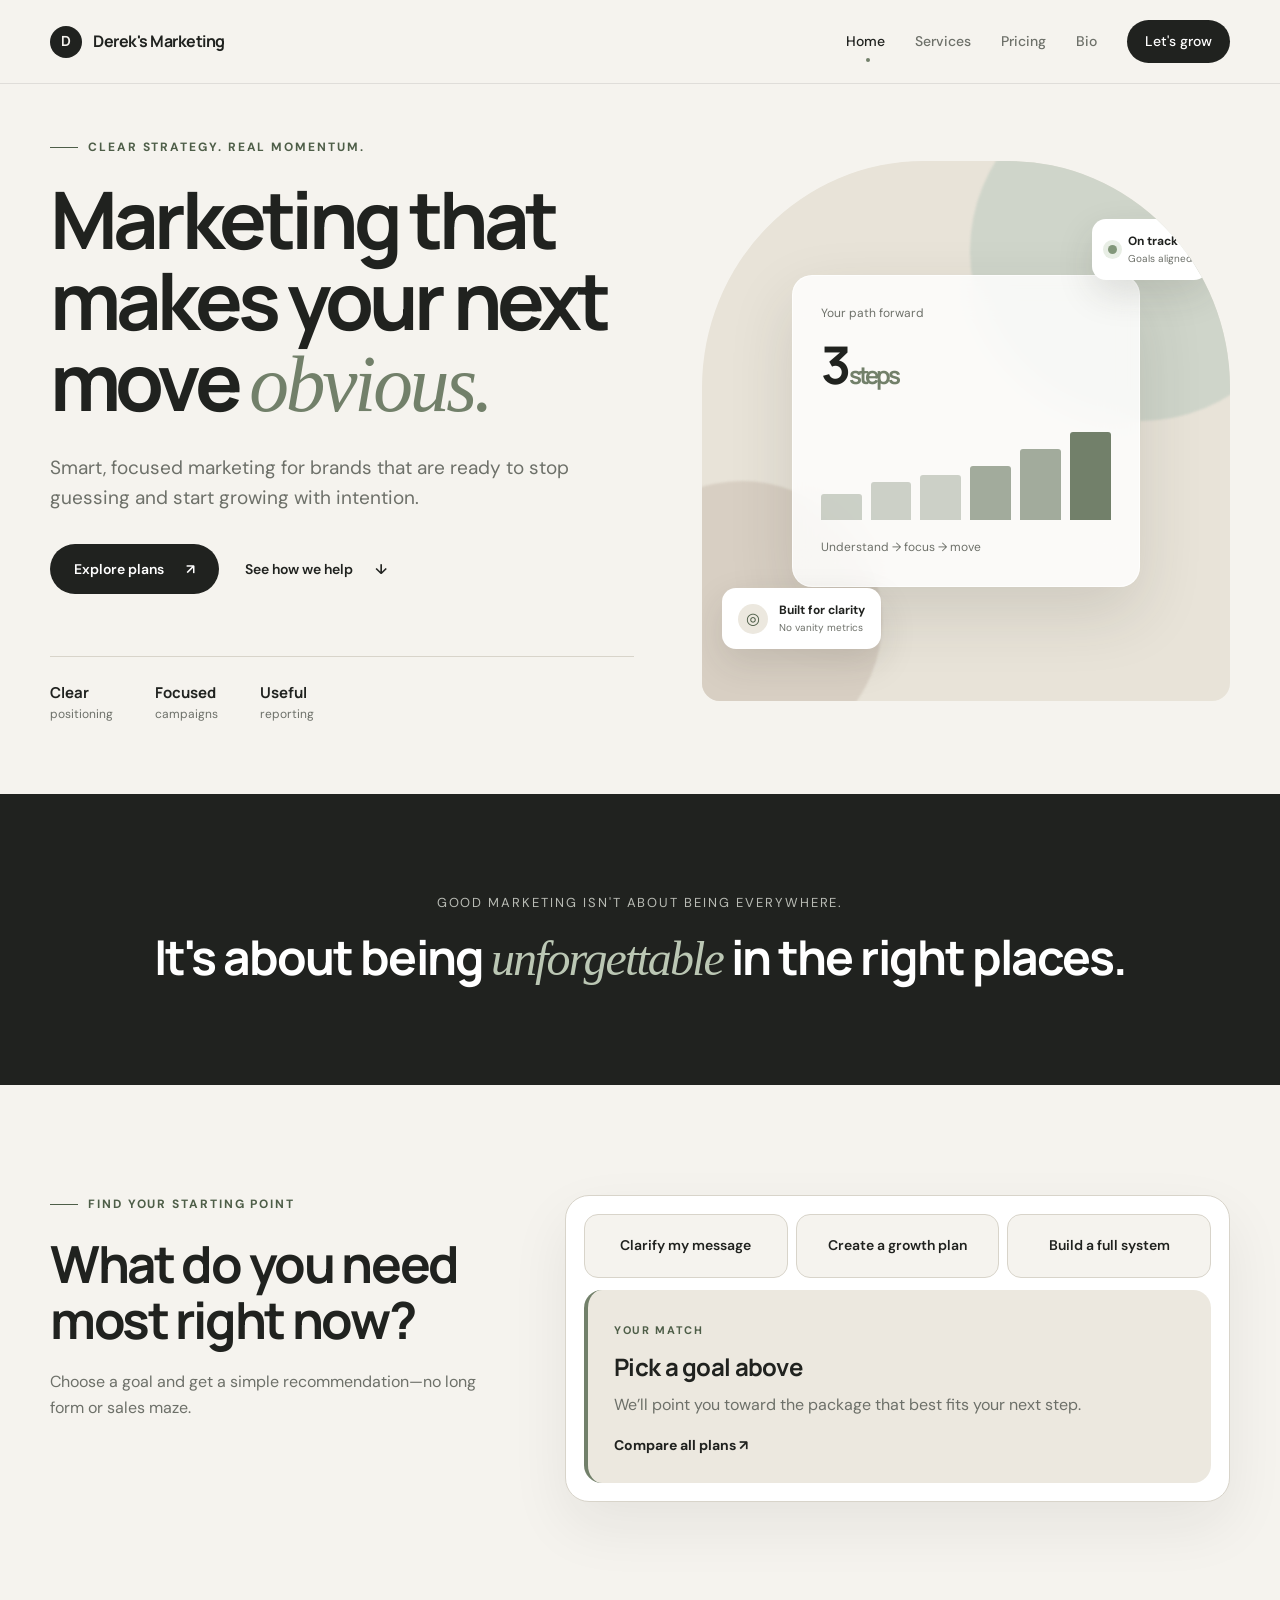
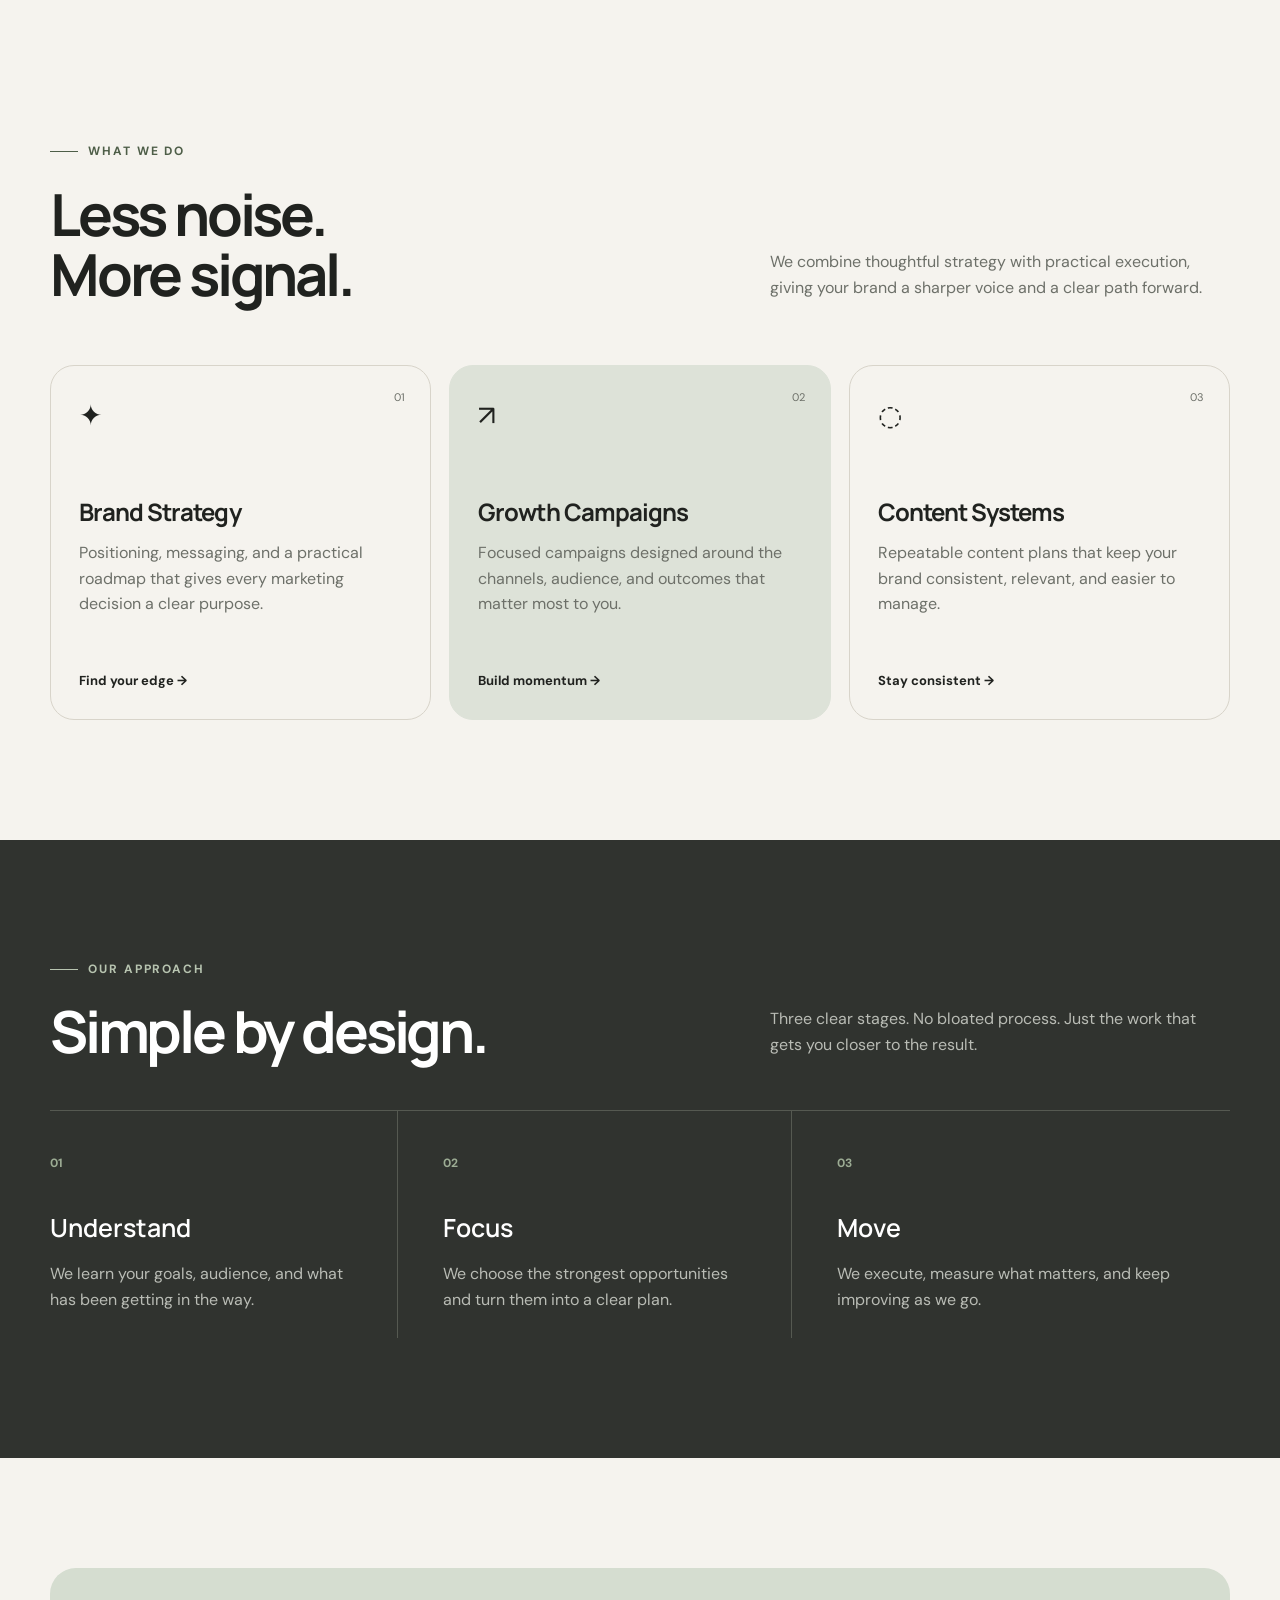
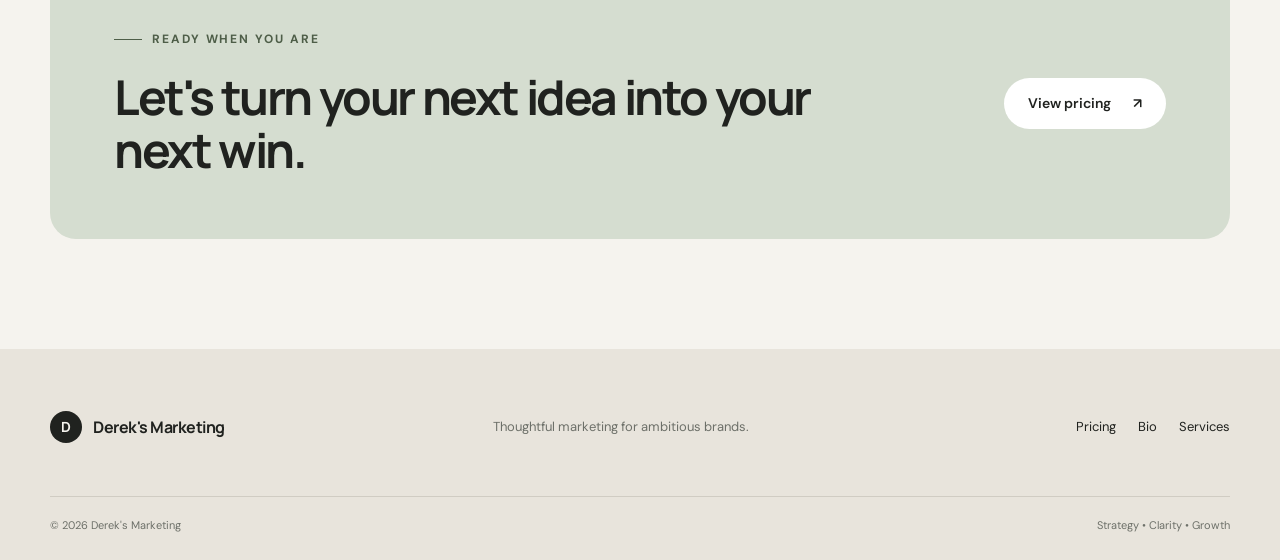
<file: index.html>
<!doctype html>
<html lang="en">
<head>
  <meta charset="UTF-8">
  <meta name="viewport" content="width=device-width, initial-scale=1.0">
  <meta name="description" content="Derek's Marketing helps growing brands turn clear strategy into measurable momentum.">
  <title>Derek's Marketing — Strategy that moves</title>
  <link rel="preconnect" href="https://fonts.googleapis.com">
  <link rel="preconnect" href="https://fonts.gstatic.com" crossorigin>
  <link href="https://fonts.googleapis.com/css2?family=DM+Sans:wght@400;500;600;700&family=Manrope:wght@500;600;700&display=swap" rel="stylesheet">
  <link rel="stylesheet" href="styles.css">
  <script src="script.js" defer></script>
</head>
<body>
  <header class="site-header">
    <a class="brand" href="index.html" aria-label="Derek's Marketing home"><span class="brand-mark">D</span><span>Derek's Marketing</span></a>
    <button class="menu-toggle" aria-expanded="false" aria-controls="site-nav" aria-label="Open navigation menu"><span></span><span></span></button>
    <nav id="site-nav" class="site-nav" aria-label="Main navigation">
      <a class="active" href="index.html">Home</a><a href="#services">Services</a><a href="pricing.html">Pricing</a><a href="bio.html">Bio</a>
      <a class="nav-cta" href="pricing.html">Let's grow</a>
    </nav>
  </header>

  <main>
    <section class="hero shell">
      <div class="hero-copy reveal">
        <p class="eyebrow"><span></span> Clear strategy. Real momentum.</p>
        <h1>Marketing that makes your next move <em>obvious.</em></h1>
        <p class="hero-lede">Smart, focused marketing for brands that are ready to stop guessing and start growing with intention.</p>
        <div class="button-row"><a class="button primary" href="pricing.html">Explore plans <span>↗</span></a><a class="button text" href="#services">See how we help <span>↓</span></a></div>
        <div class="proof-row" aria-label="Key benefits"><div><strong>Clear</strong><span>positioning</span></div><div><strong>Focused</strong><span>campaigns</span></div><div><strong>Useful</strong><span>reporting</span></div></div>
      </div>
      <div class="hero-visual reveal delay-1" aria-label="Marketing growth visualization">
        <div class="orb orb-one"></div><div class="orb orb-two"></div>
        <div class="metric-card main-metric"><p>Your path forward</p><div class="metric-value">3<span> steps</span></div><div class="chart" aria-hidden="true"><i style="height:26%"></i><i style="height:38%"></i><i style="height:45%"></i><i style="height:54%"></i><i style="height:71%"></i><i style="height:88%"></i></div><small>Understand → focus → move</small></div>
        <div class="float-card float-top"><span class="dot"></span><div><b>On track</b><small>Goals aligned</small></div></div>
        <div class="float-card float-bottom"><div class="mini-icon">◎</div><div><b>Built for clarity</b><small>No vanity metrics</small></div></div>
      </div>
    </section>

    <section class="statement"><div class="shell statement-inner reveal"><p>Good marketing isn't about being everywhere.</p><h2>It's about being <em>unforgettable</em> in the right places.</h2></div></section>

    <section class="fit-finder shell reveal" aria-labelledby="fit-title">
      <div class="fit-intro"><p class="eyebrow"><span></span> Find your starting point</p><h2 id="fit-title">What do you need most right now?</h2><p>Choose a goal and get a simple recommendation—no long form or sales maze.</p></div>
      <div class="fit-panel">
        <div class="goal-options" role="group" aria-label="Choose your marketing goal">
          <button class="goal-chip" type="button" data-plan="Essentials" data-copy="Start with a focused review and a practical priority list." aria-pressed="false">Clarify my message</button>
          <button class="goal-chip" type="button" data-plan="Momentum" data-copy="Build a custom roadmap and turn the strongest idea into a campaign." aria-pressed="false">Create a growth plan</button>
          <button class="goal-chip" type="button" data-plan="Accelerate" data-copy="Shape your messaging and content into a complete 30-day system." aria-pressed="false">Build a full system</button>
        </div>
        <div class="plan-result" aria-live="polite"><span>Your match</span><h3>Pick a goal above</h3><p>We’ll point you toward the package that best fits your next step.</p><a href="pricing.html">Compare all plans <b>↗</b></a></div>
      </div>
    </section>

    <section id="services" class="section shell">
      <div class="section-heading reveal"><div><p class="eyebrow"><span></span> What we do</p><h2>Less noise.<br>More signal.</h2></div><p>We combine thoughtful strategy with practical execution, giving your brand a sharper voice and a clear path forward.</p></div>
      <div class="service-grid">
        <article class="service-card reveal"><span class="service-no">01</span><div class="service-icon">✦</div><h3>Brand Strategy</h3><p>Positioning, messaging, and a practical roadmap that gives every marketing decision a clear purpose.</p><span class="service-link">Find your edge →</span></article>
        <article class="service-card feature reveal delay-1"><span class="service-no">02</span><div class="service-icon">↗</div><h3>Growth Campaigns</h3><p>Focused campaigns designed around the channels, audience, and outcomes that matter most to you.</p><span class="service-link">Build momentum →</span></article>
        <article class="service-card reveal delay-2"><span class="service-no">03</span><div class="service-icon">◌</div><h3>Content Systems</h3><p>Repeatable content plans that keep your brand consistent, relevant, and easier to manage.</p><span class="service-link">Stay consistent →</span></article>
      </div>
    </section>

    <section class="process-wrap"><div class="section shell">
      <div class="section-heading compact reveal"><div><p class="eyebrow light"><span></span> Our approach</p><h2>Simple by design.</h2></div><p>Three clear stages. No bloated process. Just the work that gets you closer to the result.</p></div>
      <div class="process-grid"><div class="process-step reveal"><b>01</b><h3>Understand</h3><p>We learn your goals, audience, and what has been getting in the way.</p></div><div class="process-step reveal delay-1"><b>02</b><h3>Focus</h3><p>We choose the strongest opportunities and turn them into a clear plan.</p></div><div class="process-step reveal delay-2"><b>03</b><h3>Move</h3><p>We execute, measure what matters, and keep improving as we go.</p></div></div>
    </div></section>

    <section class="cta-section shell reveal"><div><p class="eyebrow"><span></span> Ready when you are</p><h2>Let's turn your next idea into your next win.</h2></div><a class="button primary light-button" href="pricing.html">View pricing <span>↗</span></a></section>
  </main>

  <footer><div class="shell footer-inner"><a class="brand" href="index.html"><span class="brand-mark">D</span><span>Derek's Marketing</span></a><p>Thoughtful marketing for ambitious brands.</p><div class="footer-links"><a href="pricing.html">Pricing</a><a href="bio.html">Bio</a><a href="#services">Services</a></div></div><div class="shell footer-base"><span>© <span data-year></span> Derek's Marketing</span><span>Strategy • Clarity • Growth</span></div></footer>
</body>
</html>
</file>
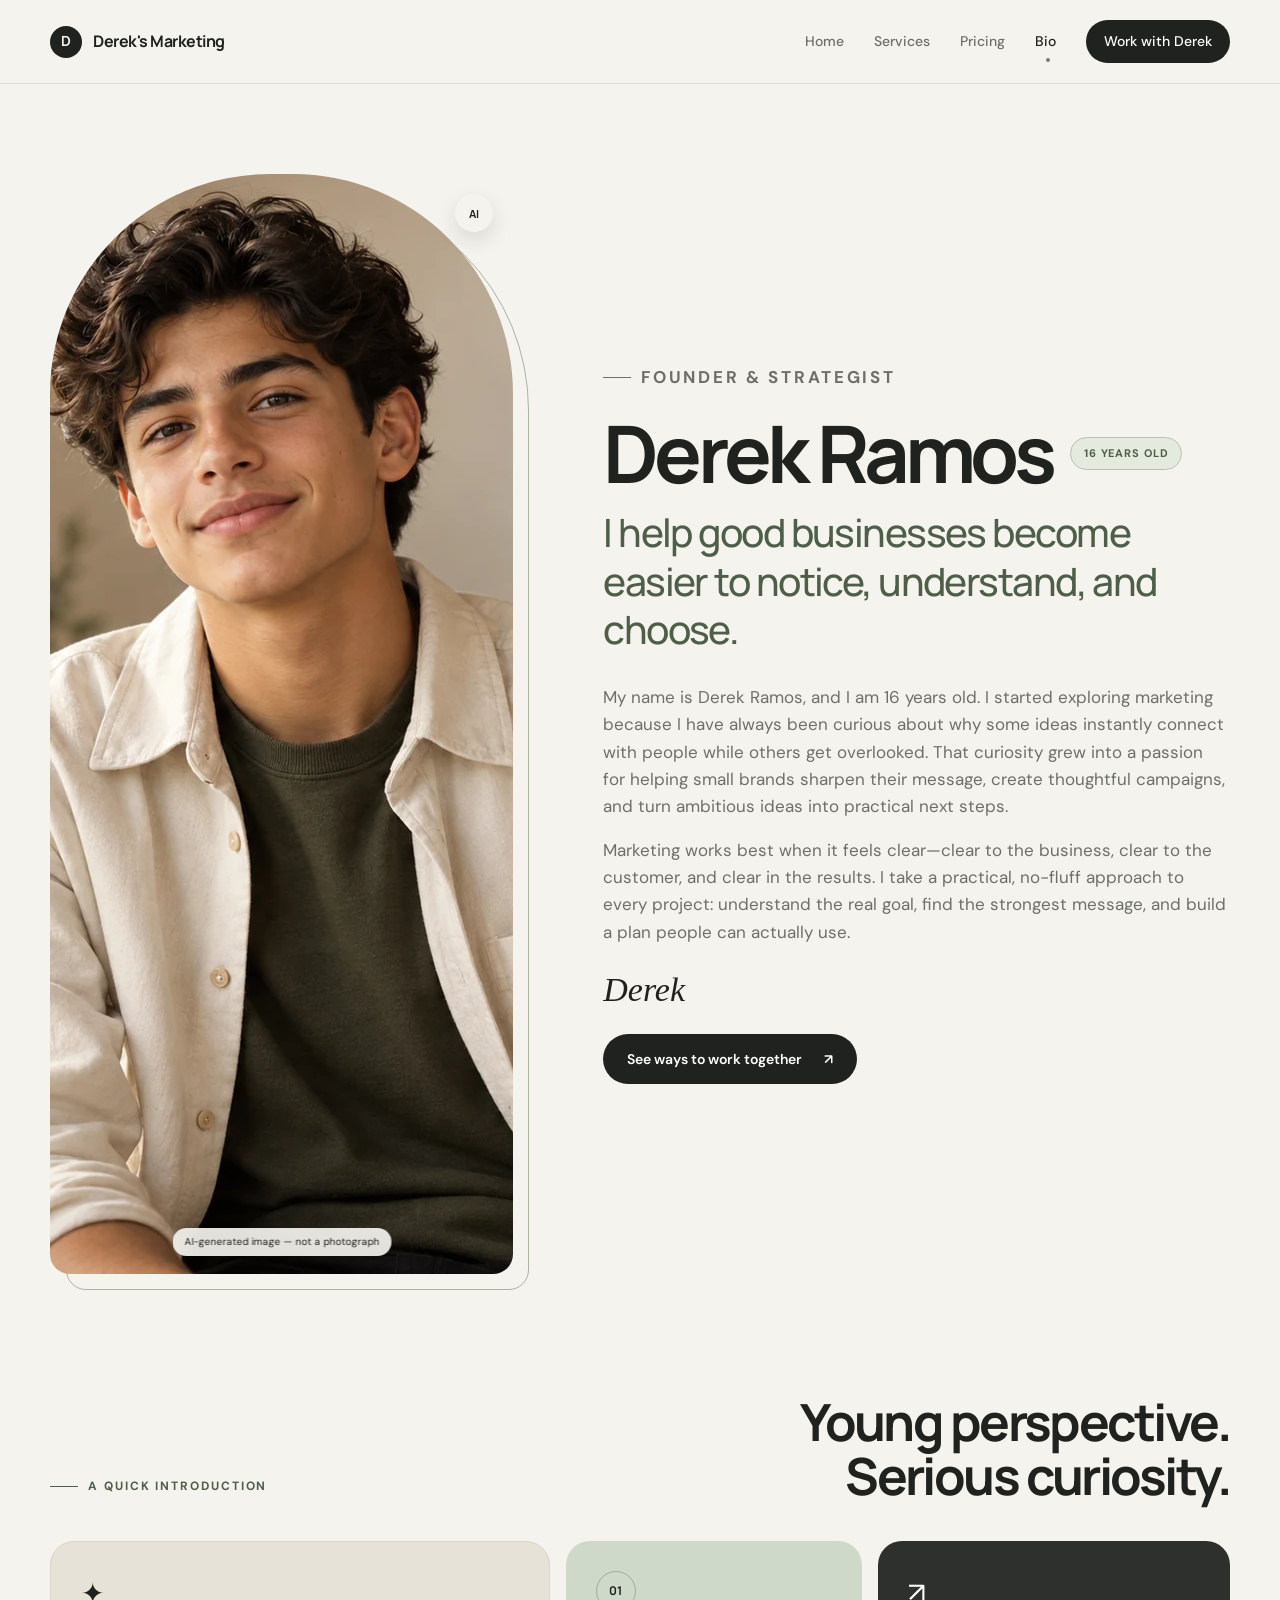
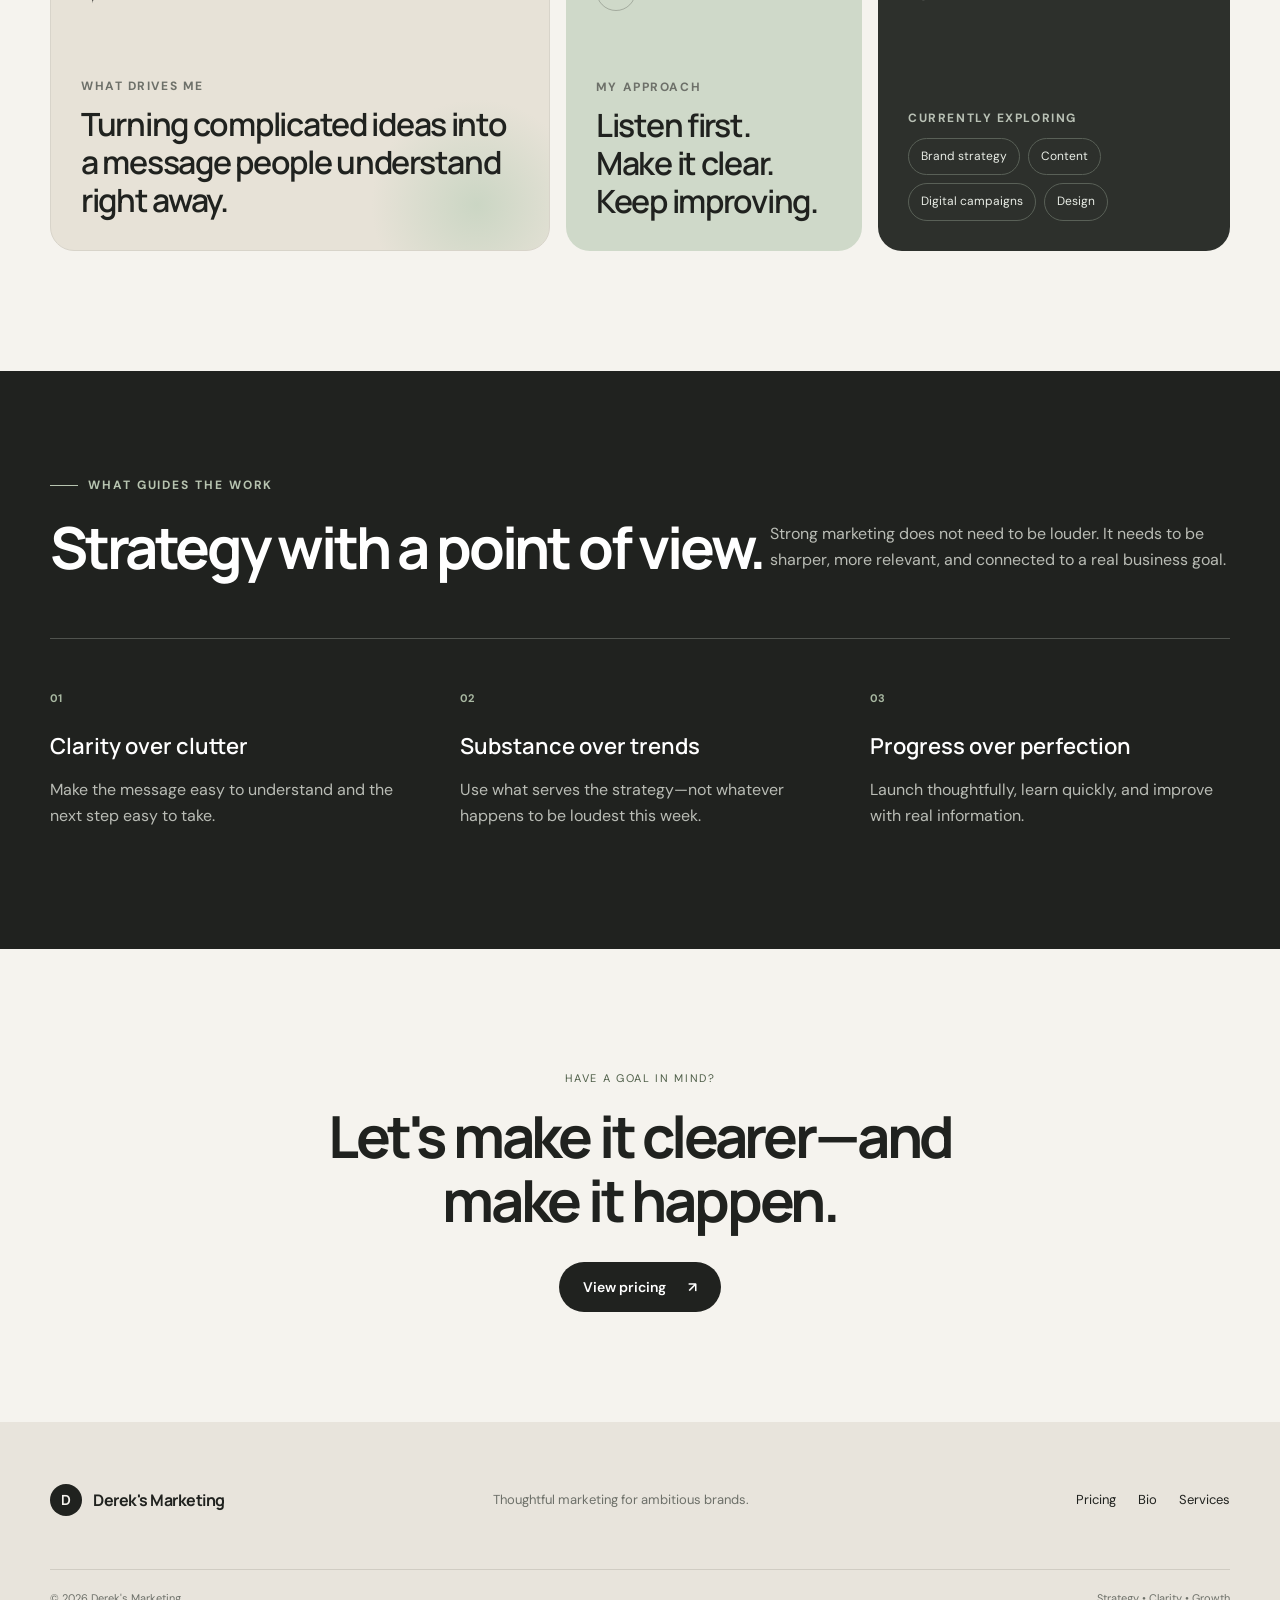
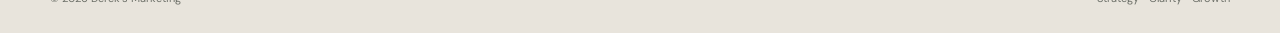
<file: bio.html>
<!doctype html>
<html lang="en"><head><meta charset="UTF-8"><meta name="viewport" content="width=device-width, initial-scale=1.0"><meta name="description" content="Meet Derek Ramos, founder of Derek's Marketing."><title>Bio — Derek's Marketing</title><link rel="preconnect" href="https://fonts.googleapis.com"><link rel="preconnect" href="https://fonts.gstatic.com" crossorigin><link href="https://fonts.googleapis.com/css2?family=DM+Sans:wght@400;500;600;700&family=Manrope:wght@500;600;700&display=swap" rel="stylesheet"><link rel="stylesheet" href="styles.css"><script src="script.js" defer></script></head>
<body>
<header class="site-header"><a class="brand" href="index.html"><span class="brand-mark">D</span><span>Derek's Marketing</span></a><button class="menu-toggle" aria-expanded="false" aria-controls="site-nav" aria-label="Open navigation menu"><span></span><span></span></button><nav id="site-nav" class="site-nav"><a href="index.html">Home</a><a href="index.html#services">Services</a><a href="pricing.html">Pricing</a><a class="active" href="bio.html">Bio</a><a class="nav-cta" href="pricing.html">Work with Derek</a></nav></header>
<main>
  <section class="bio-hero shell">
    <div class="portrait-wrap reveal"><div class="portrait-accent"></div><img src="assets/derek-ai-portrait.webp" alt="AI-generated representative portrait; not a photograph of Derek Ramos" width="900" height="1100" fetchpriority="high"><p class="photo-note">AI-generated image — not a photograph</p></div>
    <div class="bio-copy reveal delay-1"><p class="eyebrow"><span></span> Founder & strategist</p><div class="bio-title-row"><h1>Derek Ramos</h1><span class="age-badge">16 years old</span></div><h2>I help good businesses become easier to notice, understand, and choose.</h2><p>My name is Derek Ramos, and I am 16 years old. I started exploring marketing because I have always been curious about why some ideas instantly connect with people while others get overlooked. That curiosity grew into a passion for helping small brands sharpen their message, create thoughtful campaigns, and turn ambitious ideas into practical next steps.</p><p>Marketing works best when it feels clear—clear to the business, clear to the customer, and clear in the results. I take a practical, no-fluff approach to every project: understand the real goal, find the strongest message, and build a plan people can actually use.</p><div class="signature">Derek</div><a class="button primary" href="pricing.html">See ways to work together <span>↗</span></a></div>
  </section>
  <section class="profile-snapshot shell" aria-labelledby="snapshot-title">
    <div class="snapshot-heading reveal"><p class="eyebrow"><span></span> A quick introduction</p><h2 id="snapshot-title">Young perspective.<br>Serious curiosity.</h2></div>
    <div class="snapshot-grid">
      <article class="snapshot-card snapshot-card-wide reveal"><span class="snapshot-icon">✦</span><p>What drives me</p><h3>Turning complicated ideas into a message people understand right away.</h3></article>
      <article class="snapshot-card snapshot-card-sage reveal delay-1"><span class="snapshot-number">01</span><p>My approach</p><h3>Listen first.<br>Make it clear.<br>Keep improving.</h3></article>
      <article class="snapshot-card snapshot-card-dark reveal delay-2"><span class="snapshot-icon">↗</span><p>Currently exploring</p><div class="interest-tags"><span>Brand strategy</span><span>Content</span><span>Digital campaigns</span><span>Design</span></div></article>
    </div>
  </section>
  <section class="values-section"><div class="shell"><div class="section-heading reveal"><div><p class="eyebrow light"><span></span> What guides the work</p><h2>Strategy with a point of view.</h2></div><p>Strong marketing does not need to be louder. It needs to be sharper, more relevant, and connected to a real business goal.</p></div><div class="values-grid"><article class="reveal"><b>01</b><h3>Clarity over clutter</h3><p>Make the message easy to understand and the next step easy to take.</p></article><article class="reveal delay-1"><b>02</b><h3>Substance over trends</h3><p>Use what serves the strategy—not whatever happens to be loudest this week.</p></article><article class="reveal delay-2"><b>03</b><h3>Progress over perfection</h3><p>Launch thoughtfully, learn quickly, and improve with real information.</p></article></div></div></section>
  <section class="bio-cta shell reveal"><p>Have a goal in mind?</p><h2>Let's make it clearer—and make it happen.</h2><a class="button primary" href="pricing.html">View pricing <span>↗</span></a></section>
</main>
<footer><div class="shell footer-inner"><a class="brand" href="index.html"><span class="brand-mark">D</span><span>Derek's Marketing</span></a><p>Thoughtful marketing for ambitious brands.</p><div class="footer-links"><a href="pricing.html">Pricing</a><a href="bio.html">Bio</a><a href="index.html#services">Services</a></div></div><div class="shell footer-base"><span>© <span data-year></span> Derek's Marketing</span><span>Strategy • Clarity • Growth</span></div></footer>
</body></html>
</file>
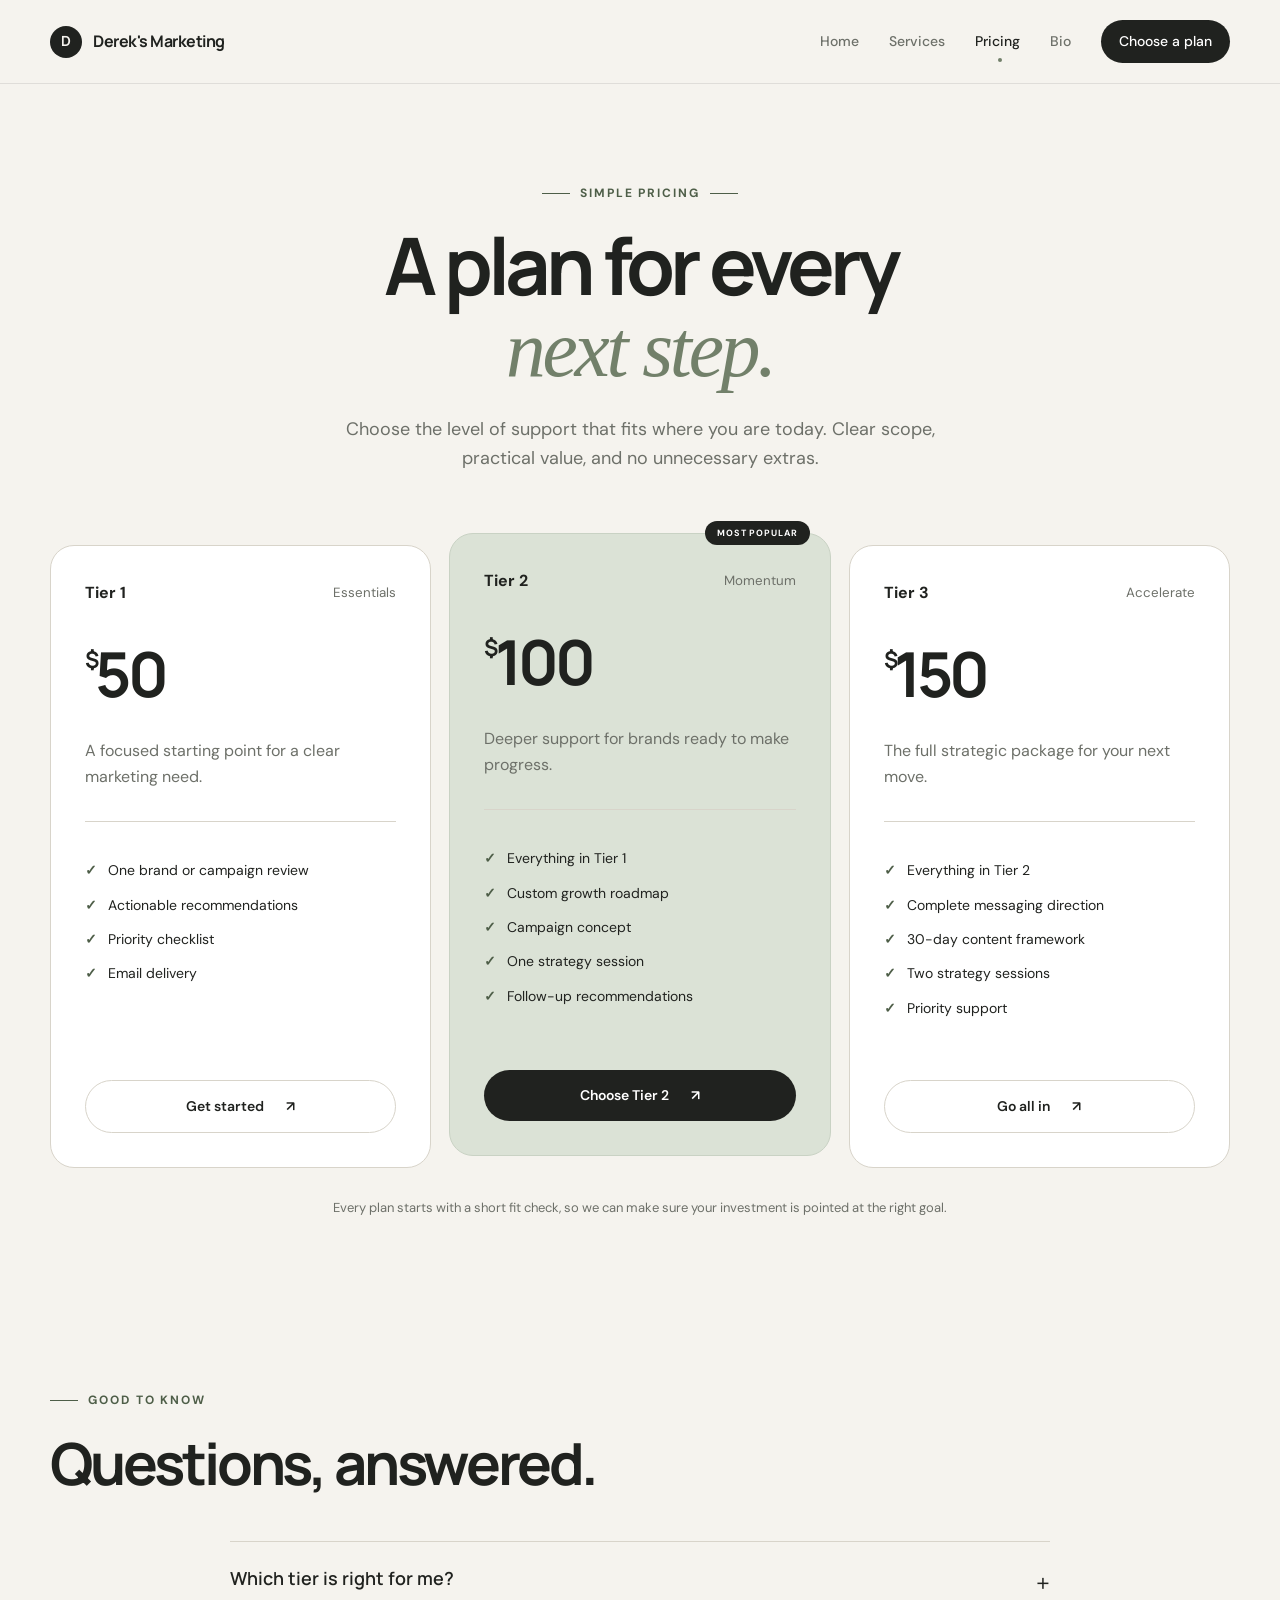
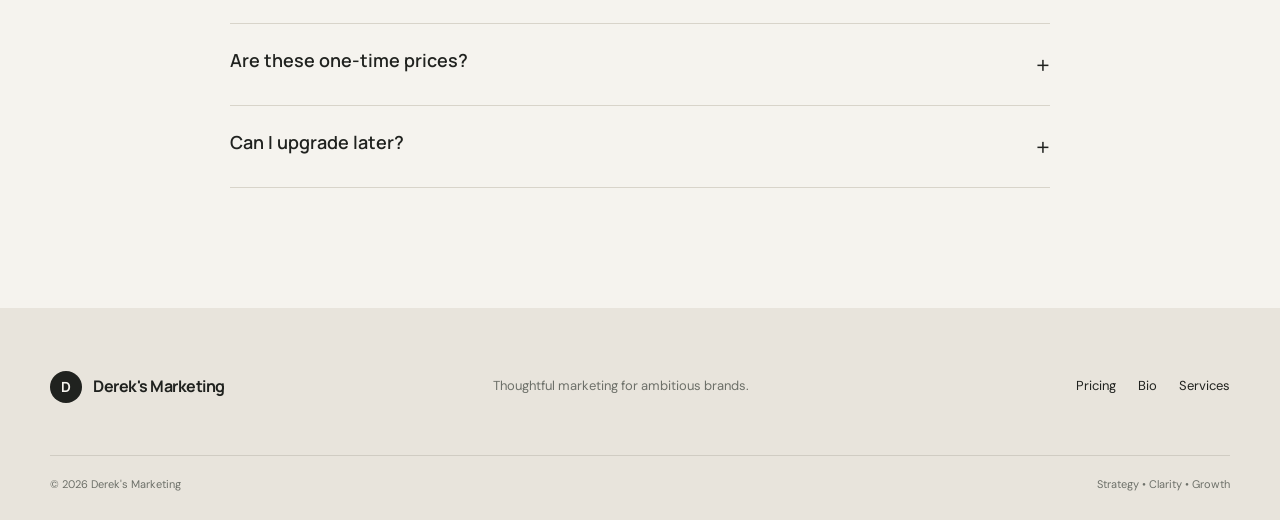
<file: pricing.html>
<!doctype html>
<html lang="en">
<head>
  <meta charset="UTF-8"><meta name="viewport" content="width=device-width, initial-scale=1.0">
  <meta name="description" content="Simple, transparent pricing from Derek's Marketing.">
  <title>Pricing — Derek's Marketing</title>
  <link rel="preconnect" href="https://fonts.googleapis.com"><link rel="preconnect" href="https://fonts.gstatic.com" crossorigin><link href="https://fonts.googleapis.com/css2?family=DM+Sans:wght@400;500;600;700&family=Manrope:wght@500;600;700&display=swap" rel="stylesheet">
  <link rel="stylesheet" href="styles.css"><script src="script.js" defer></script>
</head>
<body>
  <header class="site-header"><a class="brand" href="index.html"><span class="brand-mark">D</span><span>Derek's Marketing</span></a><button class="menu-toggle" aria-expanded="false" aria-controls="site-nav" aria-label="Open navigation menu"><span></span><span></span></button><nav id="site-nav" class="site-nav"><a href="index.html">Home</a><a href="index.html#services">Services</a><a class="active" href="pricing.html">Pricing</a><a href="bio.html">Bio</a><a class="nav-cta" href="#plans">Choose a plan</a></nav></header>
  <main>
    <section class="page-hero shell reveal"><p class="eyebrow center"><span></span> Simple pricing <span></span></p><h1>A plan for every<br><em>next step.</em></h1><p>Choose the level of support that fits where you are today. Clear scope, practical value, and no unnecessary extras.</p></section>
    <section id="plans" class="pricing-section shell">
      <div class="pricing-grid">
        <article class="price-card reveal"><div class="tier-line"><span>Tier 1</span><small>Essentials</small></div><h2><sup>$</sup>50</h2><p class="price-note">A focused starting point for a clear marketing need.</p><ul><li>One brand or campaign review</li><li>Actionable recommendations</li><li>Priority checklist</li><li>Email delivery</li></ul><a class="button outline full" href="bio.html">Get started <span>↗</span></a></article>
        <article class="price-card featured reveal delay-1"><div class="popular">Most popular</div><div class="tier-line"><span>Tier 2</span><small>Momentum</small></div><h2><sup>$</sup>100</h2><p class="price-note">Deeper support for brands ready to make progress.</p><ul><li>Everything in Tier 1</li><li>Custom growth roadmap</li><li>Campaign concept</li><li>One strategy session</li><li>Follow-up recommendations</li></ul><a class="button primary full" href="bio.html">Choose Tier 2 <span>↗</span></a></article>
        <article class="price-card reveal delay-2"><div class="tier-line"><span>Tier 3</span><small>Accelerate</small></div><h2><sup>$</sup>150</h2><p class="price-note">The full strategic package for your next move.</p><ul><li>Everything in Tier 2</li><li>Complete messaging direction</li><li>30-day content framework</li><li>Two strategy sessions</li><li>Priority support</li></ul><a class="button outline full" href="bio.html">Go all in <span>↗</span></a></article>
      </div>
      <p class="pricing-fineprint reveal">Every plan starts with a short fit check, so we can make sure your investment is pointed at the right goal.</p>
    </section>
    <section class="faq section shell"><div class="section-heading compact reveal"><div><p class="eyebrow"><span></span> Good to know</p><h2>Questions, answered.</h2></div></div><div class="faq-list"><details class="reveal"><summary>Which tier is right for me?<span>+</span></summary><p>Tier 1 is ideal for one focused question, Tier 2 adds a custom roadmap and live strategy, and Tier 3 is the best fit when you want a more complete marketing system.</p></details><details class="reveal"><summary>Are these one-time prices?<span>+</span></summary><p>Yes. Each tier is presented as a one-time package, with the exact scope confirmed before work begins.</p></details><details class="reveal"><summary>Can I upgrade later?<span>+</span></summary><p>Absolutely. Start with the support you need now and move up when your goals or scope grow.</p></details></div></section>
  </main>
  <footer><div class="shell footer-inner"><a class="brand" href="index.html"><span class="brand-mark">D</span><span>Derek's Marketing</span></a><p>Thoughtful marketing for ambitious brands.</p><div class="footer-links"><a href="pricing.html">Pricing</a><a href="bio.html">Bio</a><a href="index.html#services">Services</a></div></div><div class="shell footer-base"><span>© <span data-year></span> Derek's Marketing</span><span>Strategy • Clarity • Growth</span></div></footer>
</body></html>
</file>
<file: styles.css>
:root{--ink:#20221f;--muted:#6d7069;--paper:#f5f3ee;--cream:#ece8df;--white:#fff;--sage:#72806a;--sage-dark:#4e5e48;--line:#d8d4ca;--radius:24px;--display:'Manrope',sans-serif;--body:'DM Sans',sans-serif}*{box-sizing:border-box}html{scroll-behavior:smooth}body{margin:0;background:var(--paper);color:var(--ink);font-family:var(--body);font-size:16px;line-height:1.6}body.menu-open{overflow:hidden}a{color:inherit;text-decoration:none}img{max-width:100%;display:block}.shell{width:min(1180px,calc(100% - 48px));margin-inline:auto}.site-header{height:84px;padding:0 max(24px,calc((100vw - 1180px)/2));display:flex;align-items:center;justify-content:space-between;border-bottom:1px solid rgba(32,34,31,.1);position:relative;z-index:50}.brand{display:inline-flex;align-items:center;gap:11px;font-family:var(--display);font-weight:700;letter-spacing:-.03em}.brand-mark{display:grid;place-items:center;width:32px;height:32px;background:var(--ink);color:var(--paper);border-radius:50%;font-size:14px}.site-nav{display:flex;align-items:center;gap:30px;font-size:14px;font-weight:500}.site-nav>a:not(.nav-cta){color:var(--muted);transition:.2s}.site-nav>a:not(.nav-cta):hover,.site-nav>a.active{color:var(--ink)}.site-nav a.active{position:relative}.site-nav a.active:after{content:'';position:absolute;width:4px;height:4px;background:var(--sage);border-radius:50%;left:50%;bottom:-9px}.nav-cta{padding:10px 18px;background:var(--ink);color:#fff;border-radius:99px}.menu-toggle{display:none;background:none;border:0;width:42px;height:42px;padding:10px}.menu-toggle span{display:block;height:1.5px;background:var(--ink);margin:6px 0}.hero{min-height:710px;display:grid;grid-template-columns:1.05fr .95fr;align-items:center;gap:68px;padding-top:54px;padding-bottom:70px}.eyebrow{font-size:12px;letter-spacing:.16em;text-transform:uppercase;font-weight:700;color:var(--sage-dark);display:flex;align-items:center;gap:10px;margin:0 0 22px}.eyebrow>span{width:28px;height:1px;background:currentColor}.eyebrow.center{justify-content:center}.hero h1,.page-hero h1,.bio-copy h1{font-family:var(--display);font-size:clamp(54px,6.2vw,82px);line-height:1.02;letter-spacing:-.06em;margin:0;max-width:760px}.hero h1 em,.page-hero h1 em{font-family:Georgia,serif;font-weight:400;color:var(--sage);letter-spacing:-.04em}.hero-lede{font-size:19px;color:var(--muted);max-width:560px;margin:28px 0 30px}.button-row{display:flex;align-items:center;gap:26px}.button{display:inline-flex;align-items:center;justify-content:center;gap:22px;border-radius:99px;padding:14px 24px;font-weight:600;font-size:14px;transition:transform .2s,background .2s}.button:hover{transform:translateY(-2px)}.button.primary{background:var(--ink);color:#fff}.button.text{padding-inline:0}.button.outline{border:1px solid var(--line)}.button.full{width:100%}.proof-row{display:flex;gap:42px;margin-top:62px;padding-top:24px;border-top:1px solid var(--line)}.proof-row div{display:flex;flex-direction:column}.proof-row strong{font-family:var(--display);font-size:15px}.proof-row span{font-size:12px;color:var(--muted)}.hero-visual{height:540px;position:relative;display:grid;place-items:center;background:#e8e3d8;border-radius:42% 42% 18px 18px;overflow:hidden}.orb{position:absolute;border-radius:50%;filter:blur(1px)}.orb-one{width:340px;height:340px;background:#cfd5ca;right:-80px;top:-80px}.orb-two{width:280px;height:280px;background:#d8cfc3;left:-100px;bottom:-60px}.metric-card{position:relative;z-index:2;background:rgba(255,255,255,.82);backdrop-filter:blur(18px);box-shadow:0 26px 65px rgba(50,50,40,.14);border:1px solid rgba(255,255,255,.7)}.main-metric{width:66%;padding:28px;border-radius:20px}.main-metric p,.main-metric small{margin:0;color:var(--muted);font-size:12px}.metric-value{font-family:var(--display);font-size:52px;font-weight:700;letter-spacing:-.06em}.metric-value span{font-size:24px;color:var(--sage)}.chart{height:100px;display:flex;align-items:end;gap:9px;margin:13px 0}.chart i{display:block;flex:1;background:var(--sage);border-radius:3px 3px 0 0;opacity:.35}.chart i:nth-child(n+4){opacity:.65}.chart i:last-child{opacity:1}.float-card{position:absolute;z-index:3;background:#fff;border-radius:14px;padding:13px 16px;box-shadow:0 14px 36px rgba(50,50,40,.13);display:flex;gap:11px;align-items:center}.float-card b,.float-card small{display:block}.float-card b{font-size:12px}.float-card small{font-size:10px;color:var(--muted)}.float-top{right:22px;top:58px}.float-bottom{left:20px;bottom:52px}.dot{width:9px;height:9px;background:#82977a;border-radius:50%;box-shadow:0 0 0 5px #e8eee5}.mini-icon{width:30px;height:30px;border-radius:50%;display:grid;place-items:center;background:var(--cream);color:var(--sage-dark)}.statement{background:var(--ink);color:#fff;padding:86px 0}.statement-inner{text-align:center}.statement p{font-size:13px;text-transform:uppercase;letter-spacing:.15em;color:#b9bcb5}.statement h2{font-family:var(--display);font-size:clamp(28px,4vw,48px);line-height:1.25;letter-spacing:-.04em;margin:10px 0}.statement em{font-family:Georgia,serif;color:#bbc7b4;font-weight:400}.section{padding-top:120px;padding-bottom:120px}.section-heading{display:flex;justify-content:space-between;align-items:end;margin-bottom:60px}.section-heading h2{font:700 clamp(38px,5vw,58px)/1.05 var(--display);letter-spacing:-.055em;margin:0}.section-heading>p{color:var(--muted);max-width:460px;margin:0 0 5px}.section-heading.compact{margin-bottom:48px}.service-grid{display:grid;grid-template-columns:repeat(3,1fr);gap:18px}.service-card{min-height:355px;border:1px solid var(--line);border-radius:var(--radius);padding:28px;display:flex;flex-direction:column;position:relative;transition:.25s}.service-card:hover{transform:translateY(-5px);box-shadow:0 18px 45px rgba(50,50,40,.08)}.service-card.feature{background:#dde2d8;border-color:#dde2d8}.service-no{position:absolute;right:25px;top:23px;font-size:11px;color:var(--muted)}.service-icon{font-size:28px;margin-bottom:56px}.service-card h3{font:700 24px var(--display);letter-spacing:-.04em;margin:0 0 12px}.service-card p{color:var(--muted);margin:0}.service-link{margin-top:auto;font-size:13px;font-weight:700}.process-wrap{background:#30332f;color:#fff}.process-wrap .section-heading>p{color:#b9bcb5}.eyebrow.light{color:#b7c4b0}.process-grid{display:grid;grid-template-columns:repeat(3,1fr);border-top:1px solid #555951}.process-step{padding:38px 45px 10px 0;border-right:1px solid #555951;margin-right:45px}.process-step:last-child{border:0;margin-right:0}.process-step b{color:#9cac94;font-size:12px}.process-step h3{font:600 25px var(--display);margin:35px 0 10px}.process-step p{color:#b9bcb5}.cta-section{margin-top:110px;margin-bottom:110px;background:#d5ddd0;border-radius:26px;padding:62px 64px;display:flex;align-items:center;justify-content:space-between;gap:30px}.cta-section h2{font:700 clamp(30px,4vw,48px)/1.1 var(--display);letter-spacing:-.05em;margin:0;max-width:700px}.light-button{background:#fff!important;color:var(--ink)!important;white-space:nowrap}footer{background:#e8e4dc;padding:55px 0 26px}.footer-inner{display:grid;grid-template-columns:1.2fr 1fr 1fr;align-items:center}.footer-inner>p{color:var(--muted);font-size:13px}.footer-links{display:flex;gap:22px;justify-content:flex-end;font-size:13px}.footer-base{margin-top:45px;padding-top:20px;border-top:1px solid #d0ccc3;display:flex;justify-content:space-between;color:var(--muted);font-size:11px}.page-hero{text-align:center;padding:100px 0 72px}.page-hero h1{margin:auto}.page-hero>p:last-child{color:var(--muted);font-size:18px;max-width:610px;margin:25px auto 0}.pricing-section{padding-bottom:100px}.pricing-grid{display:grid;grid-template-columns:repeat(3,1fr);gap:18px;align-items:stretch}.price-card{background:#fff;border:1px solid var(--line);border-radius:var(--radius);padding:34px;position:relative;display:flex;flex-direction:column}.price-card.featured{background:#dbe2d6;border-color:#c9d2c4;transform:translateY(-12px)}.popular{position:absolute;right:20px;top:-13px;background:var(--ink);color:#fff;padding:5px 12px;border-radius:99px;text-transform:uppercase;letter-spacing:.1em;font-size:9px;font-weight:700}.tier-line{display:flex;justify-content:space-between;align-items:center}.tier-line span{font-weight:700}.tier-line small{color:var(--muted)}.price-card h2{font:700 62px var(--display);letter-spacing:-.06em;margin:26px 0 6px}.price-card h2 sup{font-size:23px;vertical-align:top;position:relative;top:12px}.price-note{color:var(--muted);min-height:52px}.price-card ul{list-style:none;padding:25px 0;margin:15px 0 24px;border-top:1px solid var(--line);flex:1}.price-card li{font-size:14px;margin:12px 0;padding-left:23px;position:relative}.price-card li:before{content:'✓';position:absolute;left:0;color:var(--sage-dark);font-weight:700}.pricing-fineprint{text-align:center;color:var(--muted);font-size:13px;margin-top:30px}.faq{padding-top:60px}.faq-list{max-width:820px;margin:auto}.faq details{border-top:1px solid var(--line);padding:24px 0}.faq details:last-child{border-bottom:1px solid var(--line)}.faq summary{list-style:none;cursor:pointer;font:600 18px var(--display);display:flex;justify-content:space-between}.faq summary::-webkit-details-marker{display:none}.faq summary span{font-size:24px;font-weight:400}.faq details[open] summary span{transform:rotate(45deg)}.faq details p{color:var(--muted);max-width:700px}.bio-hero{display:grid;grid-template-columns:.85fr 1.15fr;gap:90px;align-items:center;padding-top:90px;padding-bottom:110px}.portrait-wrap{position:relative}.portrait-wrap img{border-radius:220px 220px 20px 20px;position:relative;z-index:1}.portrait-accent{position:absolute;width:100%;height:100%;border:1px solid #a8b3a2;border-radius:220px 220px 20px 20px;transform:translate(16px,16px)}.photo-note{position:absolute;z-index:2;bottom:18px;left:50%;transform:translateX(-50%);margin:0;background:rgba(32,34,31,.75);color:#fff;padding:6px 12px;border-radius:99px;font-size:10px;white-space:nowrap}.bio-copy h1{margin-bottom:14px}.bio-copy h2{font:500 clamp(24px,3.2vw,39px)/1.25 var(--display);letter-spacing:-.04em;color:var(--sage-dark);margin:0 0 30px}.bio-copy>p{color:var(--muted);font-size:17px}.signature{font:italic 34px Georgia,serif;margin:25px 0}.values-section{background:var(--ink);color:#fff;padding:105px 0}.values-section .section-heading>p{color:#b9bcb5}.values-grid{display:grid;grid-template-columns:repeat(3,1fr);gap:50px;border-top:1px solid #50534e;padding-top:45px}.values-grid b{font-size:11px;color:#a9b9a2}.values-grid h3{font:600 22px var(--display);margin:22px 0 8px}.values-grid p{color:#b9bcb5}.bio-cta{text-align:center;padding-top:110px;padding-bottom:110px}.bio-cta>p{text-transform:uppercase;letter-spacing:.15em;font-size:11px;color:var(--sage-dark)}.bio-cta h2{font:700 clamp(36px,5vw,58px)/1.1 var(--display);letter-spacing:-.055em;max-width:760px;margin:16px auto 30px}.reveal{opacity:1;transform:none}.delay-1{transition-delay:.12s}.delay-2{transition-delay:.24s}@media(prefers-reduced-motion:reduce){html{scroll-behavior:auto}.reveal{opacity:1;transform:none;transition:none}}@media(max-width:820px){.shell{width:min(100% - 32px,1180px)}.site-header{height:72px;padding-inline:16px}.menu-toggle{display:block;z-index:2}.site-nav{display:none;position:fixed;inset:0;background:var(--paper);flex-direction:column;justify-content:center;font-size:22px;gap:24px}.site-nav.open{display:flex}.hero{grid-template-columns:1fr;padding-top:70px}.hero-visual{height:460px}.statement{margin-top:20px}.section-heading{align-items:start;flex-direction:column;gap:25px}.service-grid,.pricing-grid,.values-grid{grid-template-columns:1fr}.price-card.featured{transform:none}.process-grid{grid-template-columns:1fr}.process-step{border-right:0;border-bottom:1px solid #555951;margin-right:0;padding:32px 0}.cta-section{padding:42px 30px;align-items:flex-start;flex-direction:column}.footer-inner{grid-template-columns:1fr;gap:12px}.footer-links{justify-content:flex-start}.bio-hero{grid-template-columns:1fr;gap:58px}.portrait-wrap{max-width:470px;margin:auto}.page-hero{padding-top:70px}}@media(max-width:540px){.hero h1,.page-hero h1,.bio-copy h1{font-size:48px}.hero{gap:42px}.hero-visual{height:390px}.main-metric{width:76%}.proof-row{gap:20px}.proof-row strong{font-size:13px}.float-top{right:8px;top:30px}.float-bottom{left:8px;bottom:28px}.section{padding-top:85px;padding-bottom:85px}.service-card{min-height:330px}.process-wrap .section{padding-top:85px}.cta-section{margin:70px auto}.footer-base{flex-direction:column;gap:5px}.page-hero>p:last-child{font-size:16px}.price-card{padding:28px}.bio-hero{padding-top:60px;padding-bottom:80px}.values-section{padding:80px 0}.button-row{align-items:flex-start;flex-direction:column;gap:10px}}

.fit-finder{display:grid;grid-template-columns:.8fr 1.2fr;gap:72px;align-items:start;padding-top:110px;padding-bottom:120px}.fit-intro h2{font-family:var(--display);font-size:clamp(34px,4vw,54px);line-height:1.08;letter-spacing:-.045em;margin:0 0 22px}.fit-intro>p:last-child{color:var(--muted);max-width:480px}.fit-panel{background:var(--white);border:1px solid var(--line);border-radius:var(--radius);padding:18px;box-shadow:0 24px 60px rgba(32,34,31,.07)}.goal-options{display:grid;grid-template-columns:repeat(3,1fr);gap:8px}.goal-chip{min-height:64px;border:1px solid var(--line);border-radius:14px;background:var(--paper);color:var(--ink);font:600 14px/1.25 var(--body);padding:12px;cursor:pointer;transition:transform .2s,border-color .2s,background .2s,color .2s}.goal-chip:hover{transform:translateY(-2px);border-color:var(--sage)}.goal-chip[aria-pressed="true"]{background:var(--sage-dark);border-color:var(--sage-dark);color:#fff}.plan-result{margin-top:12px;padding:26px;border-radius:18px;background:var(--cream);border-left:4px solid var(--sage)}.plan-result span{font-size:11px;letter-spacing:.15em;text-transform:uppercase;font-weight:700;color:var(--sage-dark)}.plan-result h3{font-family:var(--display);font-size:24px;letter-spacing:-.03em;margin:6px 0}.plan-result p{color:var(--muted);margin:0 0 14px}.plan-result a{font-size:14px;font-weight:700}.plan-result.updated{animation:result-in .35s ease both}@keyframes result-in{from{transform:translateY(5px);opacity:.6}to{transform:none;opacity:1}}.portrait-wrap img{aspect-ratio:9/11;object-fit:cover;object-position:center top}.photo-note{background:rgba(245,243,238,.92)!important;color:var(--ink)!important;backdrop-filter:blur(8px)}:focus-visible{outline:3px solid #93a58a;outline-offset:4px}@media(max-width:800px){.fit-finder{grid-template-columns:1fr;gap:32px;padding-top:78px;padding-bottom:86px}.goal-options{grid-template-columns:1fr}.goal-chip{text-align:left;min-height:54px}}@media(prefers-reduced-motion:reduce){html{scroll-behavior:auto}*,*:before,*:after{animation-duration:.01ms!important;animation-iteration-count:1!important;transition-duration:.01ms!important}}

.bio-title-row{display:flex;align-items:center;gap:18px;flex-wrap:wrap;margin-bottom:14px}.bio-title-row h1{margin-bottom:0}.age-badge{display:inline-flex;align-items:center;padding:7px 13px;border:1px solid #b7c2b1;border-radius:99px;background:#e5eadf;color:var(--sage-dark);font-size:11px;font-weight:700;letter-spacing:.08em;text-transform:uppercase}.profile-snapshot{padding-top:10px;padding-bottom:120px}.snapshot-heading{display:flex;align-items:end;justify-content:space-between;margin-bottom:38px}.snapshot-heading .eyebrow{margin-bottom:6px}.snapshot-heading h2{font:700 clamp(34px,4vw,54px)/1.06 var(--display);letter-spacing:-.05em;margin:0;text-align:right}.snapshot-grid{display:grid;grid-template-columns:1.35fr .8fr .95fr;gap:16px}.snapshot-card{min-height:310px;border-radius:var(--radius);padding:30px;display:flex;flex-direction:column;position:relative;overflow:hidden;transition:transform .25s ease,box-shadow .25s ease}.snapshot-card:hover{transform:translateY(-5px);box-shadow:0 22px 55px rgba(32,34,31,.12)}.snapshot-card-wide{background:#e7e2d7;border:1px solid var(--line)}.snapshot-card-wide:after{content:'';position:absolute;width:220px;height:220px;border-radius:50%;background:radial-gradient(circle,#cbd6c4 0,#cbd6c400 68%);right:-38px;bottom:-65px}.snapshot-card-sage{background:#cfd9c9}.snapshot-card-dark{background:#2d302c;color:#fff}.snapshot-card>p{margin:auto 0 10px;color:var(--muted);font-size:12px;text-transform:uppercase;letter-spacing:.13em;font-weight:700}.snapshot-card-dark>p{color:#b9c1b5}.snapshot-card h3{font:600 clamp(22px,2.5vw,34px)/1.18 var(--display);letter-spacing:-.04em;margin:0;position:relative;z-index:1}.snapshot-icon{font-size:28px}.snapshot-number{font:700 12px var(--display);width:40px;height:40px;border:1px solid rgba(32,34,31,.25);border-radius:50%;display:grid;place-items:center}.interest-tags{display:flex;flex-wrap:wrap;gap:8px}.interest-tags span{border:1px solid #596057;border-radius:99px;padding:8px 12px;font-size:12px;color:#e9ede6}.portrait-wrap{isolation:isolate}.portrait-wrap:after{content:'AI';position:absolute;z-index:3;right:20px;top:20px;width:38px;height:38px;border-radius:50%;display:grid;place-items:center;background:rgba(245,243,238,.9);color:var(--ink);font:700 11px var(--display);box-shadow:0 8px 20px rgba(32,34,31,.12)}@media(max-width:900px){.snapshot-grid{grid-template-columns:1fr 1fr}.snapshot-card-wide{grid-column:1/-1}.snapshot-heading{align-items:start;flex-direction:column;gap:22px}.snapshot-heading h2{text-align:left}}@media(max-width:600px){.bio-title-row{gap:10px}.age-badge{order:2}.profile-snapshot{padding-bottom:80px}.snapshot-grid{grid-template-columns:1fr}.snapshot-card-wide{grid-column:auto}.snapshot-card{min-height:250px}.photo-note{white-space:normal;text-align:center;width:max-content;max-width:calc(100% - 32px)}}
</file>
